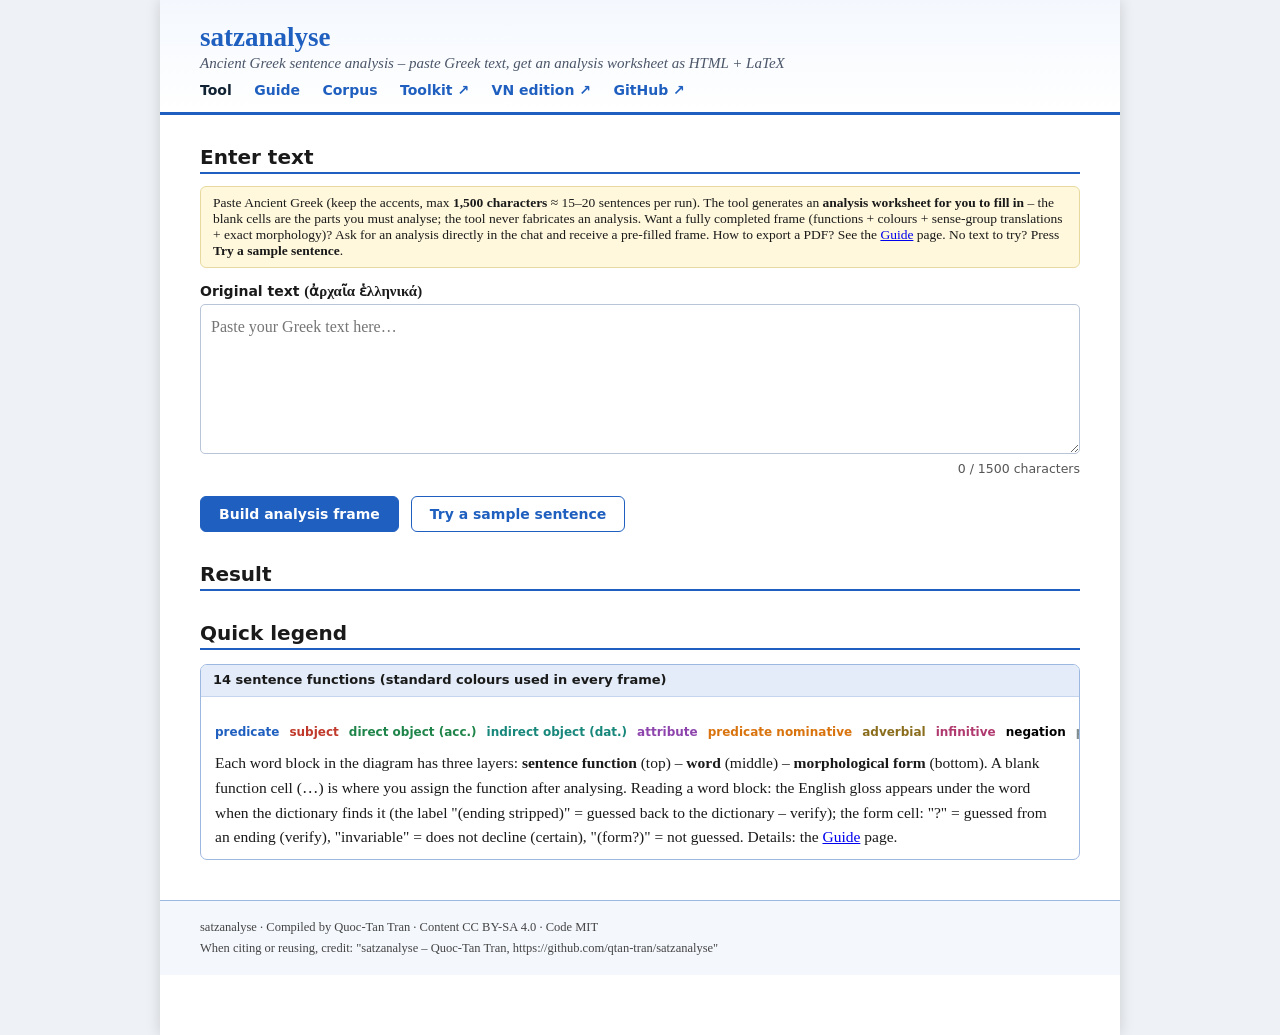
<file: index.html>
<!doctype html>
<html lang="en">
<head>
<meta charset="UTF-8">
<meta name="viewport" content="width=device-width, initial-scale=1.0">
<title>satzanalyse – Ancient Greek sentence analysis</title>
<link rel="stylesheet" href="assets/style.css">
</head>
<body>
<div class="page">

<header class="site">
  <h1><a href="index.html">satzanalyse</a></h1>
  <p class="tagline">Ancient Greek sentence analysis – paste Greek text, get an analysis worksheet as HTML + LaTeX</p>
  <nav class="site">
    <a href="index.html" aria-current="page">Tool</a>
    <a href="guide.html">Guide</a>
    <a href="corpus.html">Corpus</a>
    <a href="https://qtan-tran.github.io/ancient-greek-toolkit/" target="_blank">Toolkit ↗</a>
    <a href="https://qtan-tran.github.io/satzanalyse-vn/" target="_blank">VN edition ↗</a>
    <a href="https://github.com/qtan-tran/satzanalyse" target="_blank">GitHub ↗</a>
  </nav>
</header>

<h2 class="sec">Enter text</h2>

<div class="hint">Paste Ancient Greek (keep the accents, max <b>1,500 characters</b> ≈ 15–20 sentences per run). The tool generates an <b>analysis worksheet for you to fill in</b> – the blank cells are the parts you must analyse; the tool never fabricates an analysis.
Want a fully completed frame (functions + colours + sense-group translations + exact morphology)? Ask for an analysis directly in the chat and receive a pre-filled frame. How to export a PDF? See the <a href="guide.html">Guide</a> page. No text to try? Press <b>Try a sample sentence</b>.</div>

<div class="err" id="err"></div>
<div class="ok" id="ok"></div>

<label for="f-text">Original text <span class="gk">(ἀρχαῖα ἑλληνικά)</span></label>
<textarea id="f-text" spellcheck="false" placeholder="Paste your Greek text here…"></textarea>
<div class="counter" id="counter">0 / 1500 characters</div>

<div class="actions">
  <button id="btn-run">Build analysis frame</button>
  <button id="btn-example" class="ghost">Try a sample sentence</button>
</div>

<h2 class="sec">Result</h2>

<div class="summary" id="summary" style="display:none"></div>
<div class="actions" id="dl-actions" style="display:none">
  <button id="btn-dl-html">Download satzanalyse.html</button>
  <button id="btn-dl-tex" class="ghost">Download satzanalyse.tex</button>
  <button id="btn-copy-tex" class="ghost">Copy .tex content</button>
  <button id="btn-open-tab" class="ghost">Open frame in a new tab</button>
</div>
<p class="note" id="preview-note" style="display:none">Preview of the HTML export below; press <b>Open frame in a new tab</b> to read it in its own window.</p>
<iframe id="preview" title="Analysis frame preview" style="display:none"></iframe>

<h2 class="sec">Quick legend</h2>
<div class="box">
  <div class="bt">14 sentence functions (standard colours used in every frame)</div>
  <div class="bb">
    <div class="chips" id="chips"></div>
    Each word block in the diagram has three layers: <b>sentence function</b> (top) – <b>word</b> (middle) – <b>morphological form</b> (bottom).
    A blank function cell (<span class="gk">…</span>) is where you assign the function after analysing.
    Reading a word block: the English gloss appears under the word when the dictionary finds it (the label "(ending stripped)" = guessed back to the dictionary – verify); the form cell: "?" = guessed from an ending (verify), "invariable" = does not decline (certain), "(form?)" = not guessed.
    Details: the <a href="guide.html">Guide</a> page.
  </div>
</div>

<footer class="site">
  satzanalyse · Compiled by Quoc-Tan Tran · Content CC BY-SA 4.0 · Code MIT<br>
  When citing or reusing, credit: "satzanalyse – Quoc-Tan Tran, https://github.com/qtan-tran/satzanalyse"
</footer>

</div>

<script src="assets/dict.js"></script>
<script src="assets/morph.js"></script>
<script src="assets/engine.js"></script>
<script src="assets/exporter-html.js"></script>
<script src="assets/exporter-tex.js"></script>
<script>
(function () {
  'use strict';
  var elText = document.getElementById('f-text');
  var elCounter = document.getElementById('counter');
  var elErr = document.getElementById('err');
  var elOk = document.getElementById('ok');
  var elSummary = document.getElementById('summary');
  var elActions = document.getElementById('dl-actions');
  var elPreviewNote = document.getElementById('preview-note');
  var elPreview = document.getElementById('preview');
  var elChips = document.getElementById('chips');
  var lastHTML = '', lastTEX = '', lastName = 'satzanalyse', tabURL = null;

  /* Sample text: John 1:1 (public domain). */
  var SAMPLE_TEXT = 'ἐν ἀρχῇ ἦν ὁ λόγος, καὶ ὁ λόγος ἦν πρὸς τὸν θεόν, καὶ θεὸς ἦν ὁ λόγος.';

  document.getElementById('btn-example').addEventListener('click', function () {
    elText.value = SAMPLE_TEXT;
    countChars();
    elText.focus();
  });

  /* Function colour chips on the tool page */
  elChips.innerHTML = SA.FN.map(function (f) {
    return '<span class="chip" style="color:' + SA.COLORS[f.k] + '">' + f.en + '</span>';
  }).join('');

  function countChars() {
    var n = Array.from(elText.value.trim()).length;
    var over = n > SA.LIMIT;
    elCounter.textContent = n + ' / ' + SA.LIMIT + ' characters';
    elCounter.className = 'counter' + (over ? ' over' : '');
    elText.className = over ? 'over' : '';
  }
  elText.addEventListener('input', countChars);
  elText.addEventListener('keydown', function (e) {
    if ((e.ctrlKey || e.metaKey) && e.key === 'Enter') {
      e.preventDefault();
      document.getElementById('btn-run').click();
    }
  });
  countChars();

  function fail(msg) {
    elErr.textContent = msg;
    elErr.style.display = 'block';
    elOk.style.display = 'none';
    elSummary.style.display = 'none';
    elActions.style.display = 'none';
    elPreviewNote.style.display = 'none';
    elPreview.style.display = 'none';
  }

  function succeed(msg) {
    elOk.textContent = msg;
    elOk.style.display = 'block';
    elErr.style.display = 'none';
  }

  function download(name, content, mime) {
    var blob = new Blob([content], { type: mime + ';charset=utf-8' });
    var a = document.createElement('a');
    a.href = URL.createObjectURL(blob);
    a.download = name;
    document.body.appendChild(a);
    a.click();
    document.body.removeChild(a);
    setTimeout(function () { URL.revokeObjectURL(a.href); }, 5000);
  }

  document.getElementById('btn-run').addEventListener('click', function () {
    var model = SA.analyze(elText.value, {});
    if (!model.ok) {
      if (model.code === 'empty') {
        fail('No text yet. Paste your Ancient Greek into the "Original text" box, then press "Build analysis frame".');
      } else if (model.code === 'limit') {
        fail('Your text has ' + model.chars + ' characters, over the ' + SA.LIMIT +
             ' character limit of one analysis run (so the exported frame stays manageable). Please split the text into smaller portions – about 15–20 sentences each – and analyse them one by one.');
      } else if (model.code === 'nogreek') {
        fail('No Greek characters found in the text. Please check: the input must be Ancient Greek (accents included).');
      }
      return;
    }
    lastHTML = SA_HTML.build(model);
    lastTEX = SA_TEX.build(model);
    lastName = 'satzanalyse'; /* default file name */

    var nTok = 0;
    model.sentences.forEach(function (s) { nTok += s.tokens.length; });
    var nHit = model.vocab.filter(function (t) { return SA.dictLookup(t); }).length;
    var nMorph = model.vocab.filter(function (t) { return SA.morphLookup(t, SA.dictLookup(t)); }).length;
    succeed('Received: ' + model.sentences.length + ' sentence(s) · ' + nTok + ' word blocks · ' +
            model.vocab.length + ' vocabulary items (unique, in order of appearance), dictionary hits ' + nHit +
            ', morphology hints ' + nMorph + '. Both files are ready to download.');

    elSummary.textContent = 'Exports: ' + lastName + '.html (analysis frame, fill in and print to PDF via the browser) · ' +
                            lastName + '.tex (compile via XeLaTeX/Overleaf).';
    elSummary.style.display = 'block';
    elActions.style.display = 'block';
    elPreviewNote.style.display = 'block';
    elPreview.style.display = 'block';
    elPreview.srcdoc = lastHTML; /* srcdoc instead of a blob URL: renders under
      restrictive CSP (e.g. embedded previews) exactly like on file:// */
  });

  document.getElementById('btn-open-tab').addEventListener('click', function () {
    if (!lastHTML) return;
    if (tabURL) { URL.revokeObjectURL(tabURL); }
    tabURL = URL.createObjectURL(new Blob([lastHTML], { type: 'text/html;charset=utf-8' }));
    window.open(tabURL, '_blank');
  });

  document.getElementById('btn-dl-html').addEventListener('click', function () {
    download(lastName + '.html', lastHTML, 'text/html');
  });
  document.getElementById('btn-dl-tex').addEventListener('click', function () {
    download(lastName + '.tex', lastTEX, 'application/x-tex');
  });
  document.getElementById('btn-copy-tex').addEventListener('click', function () {
    var btn = this;
    function done() {
      var old = btn.textContent;
      btn.textContent = 'Copied ✓';
      setTimeout(function () { btn.textContent = old; }, 1600);
    }
    if (navigator.clipboard && navigator.clipboard.writeText) {
      navigator.clipboard.writeText(lastTEX).then(done);
    } else {
      var ta = document.createElement('textarea');
      ta.value = lastTEX;
      document.body.appendChild(ta);
      ta.select();
      try { document.execCommand('copy'); done(); } catch (e) {}
      document.body.removeChild(ta);
    }
  });
})();
</script>
</body>
</html>
</file>
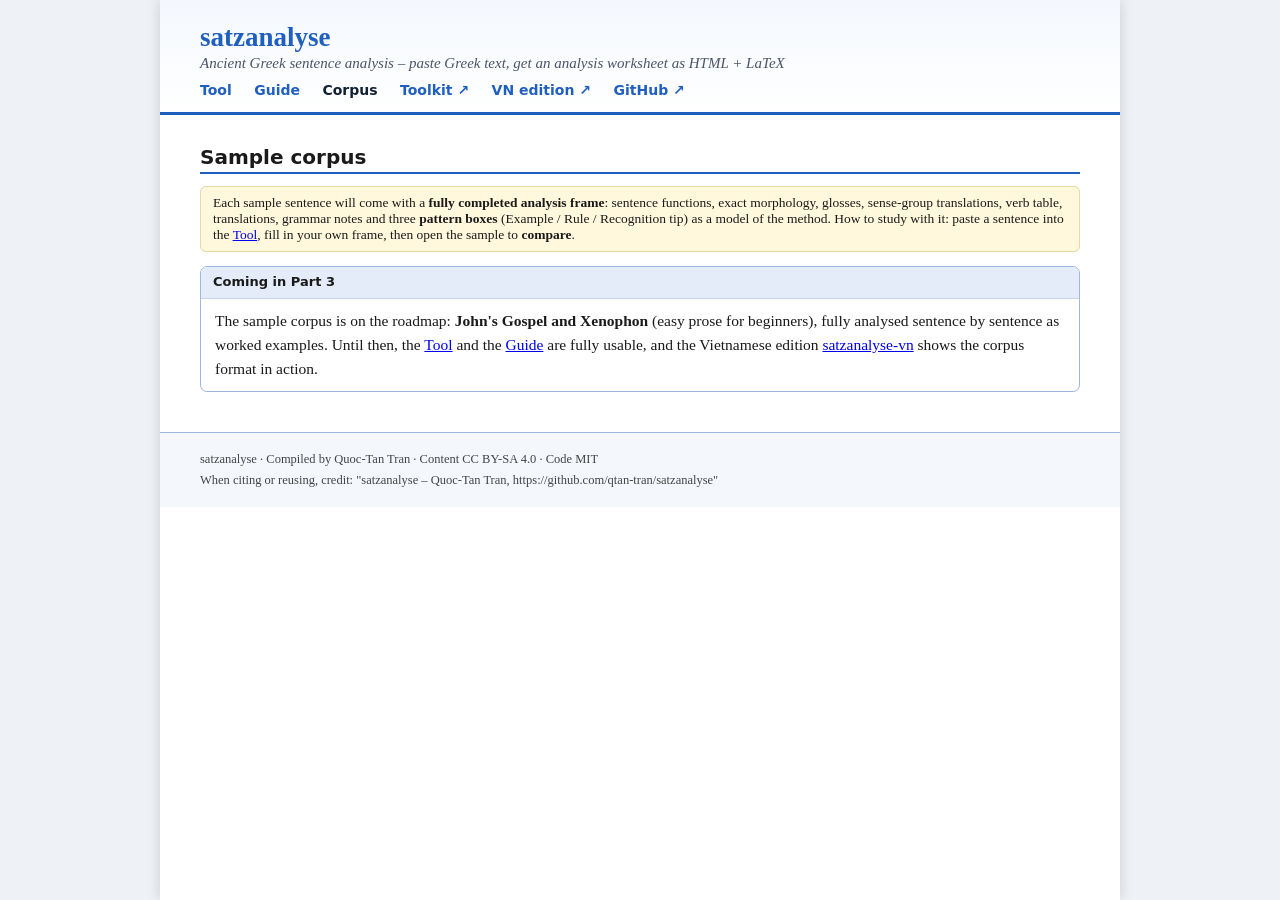
<file: corpus.html>
<!doctype html>
<html lang="en">
<head>
<meta charset="UTF-8">
<meta name="viewport" content="width=device-width, initial-scale=1.0">
<title>Corpus – satzanalyse</title>
<link rel="stylesheet" href="assets/style.css">
</head>
<body>
<div class="page">

<header class="site">
  <h1><a href="index.html">satzanalyse</a></h1>
  <p class="tagline">Ancient Greek sentence analysis – paste Greek text, get an analysis worksheet as HTML + LaTeX</p>
  <nav class="site">
    <a href="index.html">Tool</a>
    <a href="guide.html">Guide</a>
    <a href="corpus.html" aria-current="page">Corpus</a>
    <a href="https://qtan-tran.github.io/ancient-greek-toolkit/" target="_blank">Toolkit ↗</a>
    <a href="https://qtan-tran.github.io/satzanalyse-vn/" target="_blank">VN edition ↗</a>
    <a href="https://github.com/qtan-tran/satzanalyse" target="_blank">GitHub ↗</a>
  </nav>
</header>

<h2 class="sec">Sample corpus</h2>

<div class="hint">Each sample sentence will come with a <b>fully completed analysis frame</b>: sentence functions, exact morphology, glosses, sense-group translations, verb table, translations, grammar notes and three <b>pattern boxes</b> (Example / Rule / Recognition tip) as a model of the method. How to study with it: paste a sentence into the <a href="index.html">Tool</a>, fill in your own frame, then open the sample to <b>compare</b>.</div>

<div class="box">
  <div class="bt">Coming in Part 3</div>
  <div class="bb">
    The sample corpus is on the roadmap: <b>John's Gospel and Xenophon</b> (easy prose for beginners), fully analysed sentence by sentence as worked examples.
    Until then, the <a href="index.html">Tool</a> and the <a href="guide.html">Guide</a> are fully usable, and the Vietnamese edition
    <a href="https://qtan-tran.github.io/satzanalyse-vn/" target="_blank">satzanalyse-vn</a> shows the corpus format in action.
  </div>
</div>

<footer class="site">
  satzanalyse · Compiled by Quoc-Tan Tran · Content CC BY-SA 4.0 · Code MIT<br>
  When citing or reusing, credit: "satzanalyse – Quoc-Tan Tran, https://github.com/qtan-tran/satzanalyse"
</footer>

</div>
</body>
</html>
</file>
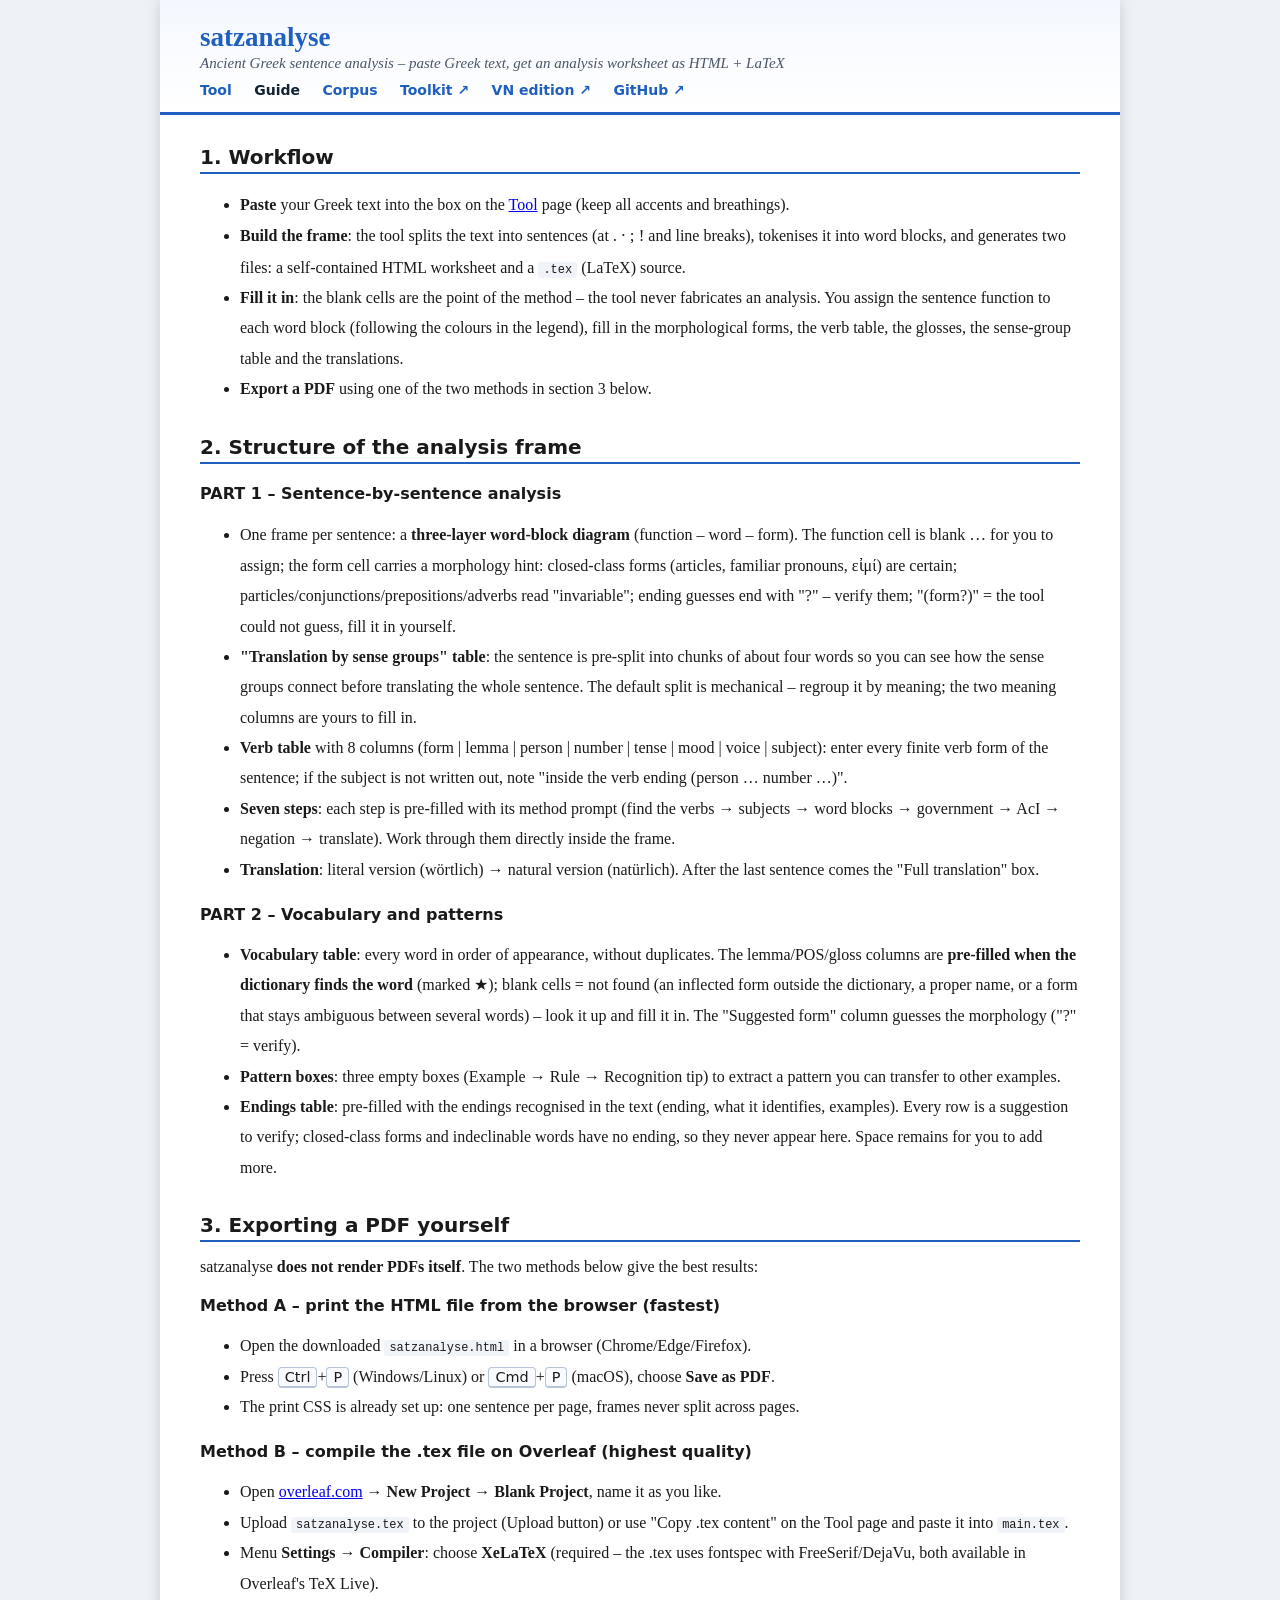
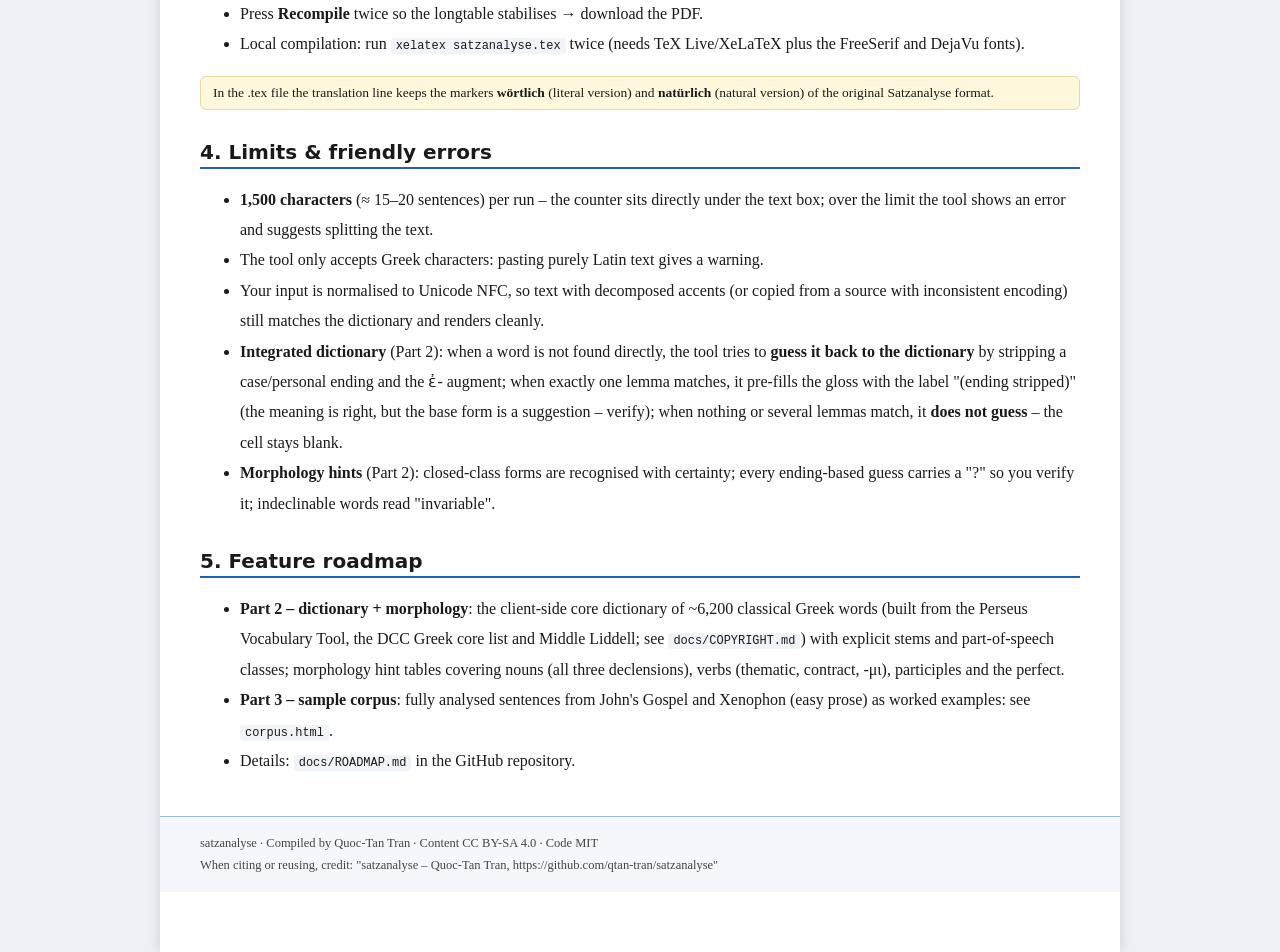
<file: guide.html>
<!doctype html>
<html lang="en">
<head>
<meta charset="UTF-8">
<meta name="viewport" content="width=device-width, initial-scale=1.0">
<title>Guide – satzanalyse</title>
<link rel="stylesheet" href="assets/style.css">
</head>
<body>
<div class="page">

<header class="site">
  <h1><a href="index.html">satzanalyse</a></h1>
  <p class="tagline">Ancient Greek sentence analysis – paste Greek text, get an analysis worksheet as HTML + LaTeX</p>
  <nav class="site">
    <a href="index.html">Tool</a>
    <a href="guide.html" aria-current="page">Guide</a>
    <a href="corpus.html">Corpus</a>
    <a href="https://qtan-tran.github.io/ancient-greek-toolkit/" target="_blank">Toolkit ↗</a>
    <a href="https://qtan-tran.github.io/satzanalyse-vn/" target="_blank">VN edition ↗</a>
    <a href="https://github.com/qtan-tran/satzanalyse" target="_blank">GitHub ↗</a>
  </nav>
</header>

<h2 class="sec">1. Workflow</h2>
<ul class="flow">
  <li><b>Paste</b> your Greek text into the box on the <a href="index.html">Tool</a> page (keep all accents and breathings).</li>
  <li><b>Build the frame</b>: the tool splits the text into sentences (at <span class="gk">. · ; !</span> and line breaks), tokenises it into word blocks, and generates two files: a self-contained HTML worksheet and a <code>.tex</code> (LaTeX) source.</li>
  <li><b>Fill it in</b>: the blank cells are the point of the method – the tool never fabricates an analysis. You assign the sentence function to each word block (following the colours in the legend), fill in the morphological forms, the verb table, the glosses, the sense-group table and the translations.</li>
  <li><b>Export a PDF</b> using one of the two methods in section 3 below.</li>
</ul>

<h2 class="sec">2. Structure of the analysis frame</h2>
<h3 class="subsec">PART 1 – Sentence-by-sentence analysis</h3>
<ul class="flow">
  <li>One frame per sentence: a <b>three-layer word-block diagram</b> (function – word – form). The function cell is blank <span class="gk">…</span> for you to assign; the form cell carries a morphology hint: closed-class forms (articles, familiar pronouns, εἰμί) are certain; particles/conjunctions/prepositions/adverbs read "invariable"; ending guesses end with "?" – verify them; "(form?)" = the tool could not guess, fill it in yourself.</li>
  <li><b>"Translation by sense groups" table</b>: the sentence is pre-split into chunks of about four words so you can see how the sense groups connect before translating the whole sentence. The default split is mechanical – regroup it by meaning; the two meaning columns are yours to fill in.</li>
  <li><b>Verb table</b> with 8 columns (form | lemma | person | number | tense | mood | voice | subject): enter every finite verb form of the sentence; if the subject is not written out, note "inside the verb ending (person … number …)".</li>
  <li><b>Seven steps</b>: each step is pre-filled with its method prompt (find the verbs → subjects → word blocks → government → AcI → negation → translate). Work through them directly inside the frame.</li>
  <li><b>Translation</b>: literal version (wörtlich) → natural version (natürlich). After the last sentence comes the "Full translation" box.</li>
</ul>
<h3 class="subsec">PART 2 – Vocabulary and patterns</h3>
<ul class="flow">
  <li><b>Vocabulary table</b>: every word in order of appearance, without duplicates. The lemma/POS/gloss columns are <b>pre-filled when the dictionary finds the word</b> (marked ★); blank cells = not found (an inflected form outside the dictionary, a proper name, or a form that stays ambiguous between several words) – look it up and fill it in. The "Suggested form" column guesses the morphology ("?" = verify).</li>
  <li><b>Pattern boxes</b>: three empty boxes (Example → Rule → Recognition tip) to extract a pattern you can transfer to other examples.</li>
  <li><b>Endings table</b>: pre-filled with the endings recognised in the text (ending, what it identifies, examples). Every row is a suggestion to verify; closed-class forms and indeclinable words have no ending, so they never appear here. Space remains for you to add more.</li>
</ul>

<h2 class="sec">3. Exporting a PDF yourself</h2>
<p>satzanalyse <b>does not render PDFs itself</b>. The two methods below give the best results:</p>
<h3 class="subsec">Method A – print the HTML file from the browser (fastest)</h3>
<ul class="flow">
  <li>Open the downloaded <code>satzanalyse.html</code> in a browser (Chrome/Edge/Firefox).</li>
  <li>Press <kbd>Ctrl</kbd>+<kbd>P</kbd> (Windows/Linux) or <kbd>Cmd</kbd>+<kbd>P</kbd> (macOS), choose <b>Save as PDF</b>.</li>
  <li>The print CSS is already set up: one sentence per page, frames never split across pages.</li>
</ul>
<h3 class="subsec">Method B – compile the .tex file on Overleaf (highest quality)</h3>
<ul class="flow">
  <li>Open <a href="https://www.overleaf.com" target="_blank">overleaf.com</a> → <b>New Project → Blank Project</b>, name it as you like.</li>
  <li>Upload <code>satzanalyse.tex</code> to the project (Upload button) or use "Copy .tex content" on the Tool page and paste it into <code>main.tex</code>.</li>
  <li>Menu <b>Settings → Compiler</b>: choose <b>XeLaTeX</b> (required – the .tex uses fontspec with FreeSerif/DejaVu, both available in Overleaf's TeX Live).</li>
  <li>Press <b>Recompile</b> twice so the longtable stabilises → download the PDF.</li>
  <li>Local compilation: run <code>xelatex satzanalyse.tex</code> twice (needs TeX Live/XeLaTeX plus the FreeSerif and DejaVu fonts).</li>
</ul>
<div class="hint">In the .tex file the translation line keeps the markers <b>wörtlich</b> (literal version) and <b>natürlich</b> (natural version) of the original Satzanalyse format.</div>

<h2 class="sec">4. Limits & friendly errors</h2>
<ul class="flow">
  <li><b>1,500 characters</b> (≈ 15–20 sentences) per run – the counter sits directly under the text box; over the limit the tool shows an error and suggests splitting the text.</li>
  <li>The tool only accepts Greek characters: pasting purely Latin text gives a warning.</li>
  <li>Your input is normalised to Unicode NFC, so text with decomposed accents (or copied from a source with inconsistent encoding) still matches the dictionary and renders cleanly.</li>
  <li><b>Integrated dictionary</b> (Part 2): when a word is not found directly, the tool tries to <b>guess it back to the dictionary</b> by stripping a case/personal ending and the ἐ- augment; when exactly one lemma matches, it pre-fills the gloss with the label "(ending stripped)" (the meaning is right, but the base form is a suggestion – verify); when nothing or several lemmas match, it <b>does not guess</b> – the cell stays blank.</li>
  <li><b>Morphology hints</b> (Part 2): closed-class forms are recognised with certainty; every ending-based guess carries a "?" so you verify it; indeclinable words read "invariable".</li>
</ul>

<h2 class="sec">5. Feature roadmap</h2>
<ul class="flow">
  <li><b>Part 2 – dictionary + morphology</b>: the client-side core dictionary of ~6,200 classical Greek words (built from the Perseus Vocabulary Tool, the DCC Greek core list and Middle Liddell; see <code>docs/COPYRIGHT.md</code>) with explicit stems and part-of-speech classes; morphology hint tables covering nouns (all three declensions), verbs (thematic, contract, -μι), participles and the perfect.</li>
  <li><b>Part 3 – sample corpus</b>: fully analysed sentences from John's Gospel and Xenophon (easy prose) as worked examples: see <code>corpus.html</code>.</li>
  <li>Details: <code>docs/ROADMAP.md</code> in the GitHub repository.</li>
</ul>

<footer class="site">
  satzanalyse · Compiled by Quoc-Tan Tran · Content CC BY-SA 4.0 · Code MIT<br>
  When citing or reusing, credit: "satzanalyse – Quoc-Tan Tran, https://github.com/qtan-tran/satzanalyse"
</footer>

</div>
</body>
</html>
</file>
<file: assets/style.css>
/* satzanalyse – style.css
 * Shared style for all site pages (palette matches the Satzanalyse canvas
 * format and the graecum-vn portal family).
 * Code: MIT License. No dependencies, no build. */

:root{
  --Prad:#1F5FBF;--Subj:#C0392B;--Akk:#1E8449;--Dat:#16877A;--Attr:#8E44AD;
  --PN:#D9730D;--Adv:#8A6D1D;--Inf:#B03A6F;--Neg:#000;--Part:#7F8C8D;
  --AcIS:#E0457B;--Konj:#5D6D7E;--App:#2E4A9E;--Vok:#4A235A;
  --ink:#1a1a1a;--accent:#1F5FBF;--border:#9db8e0;--headbg:#e3ecf8;
}
*{box-sizing:border-box}
body{font-family:'Palatino Linotype','Book Antiqua',Palatino,'Times New Roman',serif;
     color:var(--ink);background:#eef1f5;margin:0}
.page{max-width:960px;margin:0 auto;background:#fff;min-height:100vh;
      box-shadow:0 0 14px rgba(0,0,0,.15);padding:0 40px 60px}
header.site{border-bottom:3px solid var(--accent);margin:0 -40px 26px;padding:22px 40px 14px;
      background:linear-gradient(180deg,#f4f8fe,#fff)}
header.site h1{font-size:27px;margin:0 0 2px;color:var(--accent)}
header.site h1 a{color:inherit;text-decoration:none}
header.site .tagline{font-style:italic;color:#4a5568;margin:0 0 10px;font-size:15px}
nav.site{font-family:system-ui,Arial,sans-serif;font-size:14px}
nav.site a{color:var(--accent);text-decoration:none;margin-right:18px;font-weight:600}
nav.site a:hover{text-decoration:underline}
nav.site a[aria-current="page"]{color:#123;cursor:default;font-weight:700}
h2.sec{font-family:system-ui,Arial,sans-serif;font-size:20px;border-bottom:2px solid var(--accent);
      padding-bottom:3px;margin:30px 0 12px}
h3.subsec{font-family:system-ui,Arial,sans-serif;font-size:16px;margin:20px 0 8px}
.gk{font-family:'Palatino Linotype','Book Antiqua',Palatino,'Times New Roman',serif;font-size:1.06em}
.box{border:1px solid var(--border);border-radius:7px;margin:14px 0;background:#fff;overflow:hidden}
.box>.bt{background:var(--headbg);font:700 13px/1.3 system-ui,Arial,sans-serif;padding:7px 12px;
      border-bottom:1px solid #c5d5ee}
.box>.bb{padding:10px 14px;font-size:15.5px;line-height:1.55}
.hint{background:#fff8dc;border:1px solid #e8d9a0;border-radius:6px;padding:8px 12px;
      font-size:13.5px;margin:0 0 14px}
.err{background:#fdecea;border:1px solid #f5b7b0;border-radius:6px;padding:10px 12px;
      font-size:14px;margin:10px 0;display:none;color:#7b241c}
.ok{background:#eafaf1;border:1px solid #a9dfbf;border-radius:6px;padding:10px 12px;
      font-size:14px;margin:10px 0;display:none}
label{font-family:system-ui,Arial,sans-serif;font-size:14px;font-weight:600;display:block;margin:12px 0 4px}
input[type=text],textarea{width:100%;font-size:16px;padding:8px 10px;border:1px solid #b8c4d8;
      border-radius:5px;font-family:inherit;background:#fff}
textarea{min-height:150px;resize:vertical;line-height:1.7}
textarea.over{border-color:#e74c3c;background:#fff5f4}
.counter{font-family:system-ui,Arial,sans-serif;font-size:12.5px;color:#555;text-align:right;margin-top:3px}
.counter.over{color:#c0392b;font-weight:700}
button{font:700 14px system-ui,Arial,sans-serif;border-radius:6px;border:1px solid var(--accent);
      background:var(--accent);color:#fff;padding:9px 18px;cursor:pointer;margin:14px 8px 0 0}
button:hover{background:#194d96}
button.ghost{background:#fff;color:var(--accent)}
button.ghost:hover{background:#eef4fd}
button:disabled{opacity:.45;cursor:not-allowed}
.chips{margin:8px 0 4px;line-height:2.1}
.chip{font:700 12px system-ui,Arial,sans-serif;margin-right:10px;white-space:nowrap}
.actions{margin-top:6px}
.summary{font-family:system-ui,Arial,sans-serif;font-size:13.5px;color:#333}
table{border-collapse:collapse;width:100%;font-size:13.5px}
th{font-family:system-ui,Arial,sans-serif;font-size:12px;background:#f0f3f8;text-align:left}
th,td{border:1px solid #ccd4e0;padding:4px 7px;vertical-align:top}
iframe#preview{width:100%;height:520px;border:1px solid var(--border);border-radius:6px;background:#fff}
ul.flow{line-height:1.9}
footer.site{margin:40px -40px 0;padding:16px 40px;border-top:1px solid var(--border);
      background:#f4f7fc;font-size:12.5px;color:#444;line-height:1.7}
footer.site a{color:var(--accent)}
.note{font-size:13px;color:#444;margin-top:8px}
code{background:#f0f3f8;border-radius:3px;padding:1px 5px;font-size:.92em}
kbd{font-family:system-ui,Arial,sans-serif;border:1px solid #b8c4d8;border-bottom-width:2px;
      border-radius:4px;padding:1px 6px;background:#f8fafd;font-size:.9em}

/* Mobile: narrower page, wrapped nav, lower preview frame */
@media (max-width:640px){
  .page{padding:0 16px 40px}
  header.site{margin:0 -16px 22px;padding:16px 16px 10px}
  footer.site{margin:40px -16px 0;padding:14px 16px}
  header.site h1{font-size:22px}
  header.site .tagline{font-size:13.5px}
  nav.site{line-height:1.9}
  nav.site a{margin-right:12px;display:inline-block}
  iframe#preview{height:400px}
}
</file>
